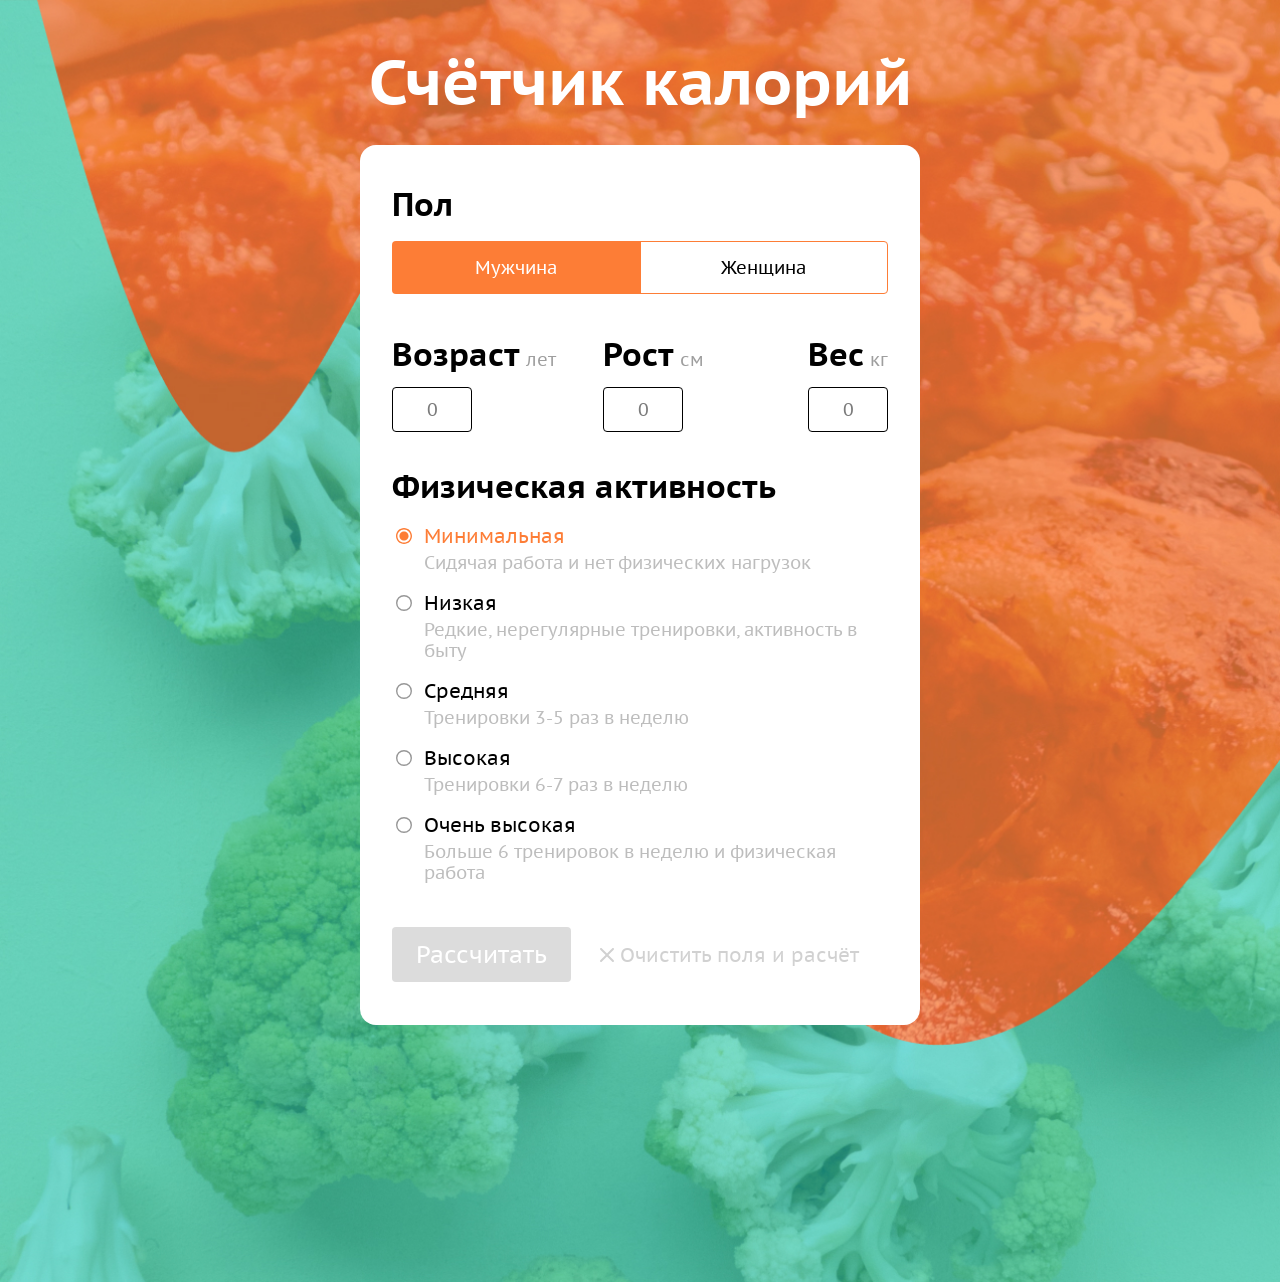
<file: lessonsJS/graduateJS/index.html>
<!DOCTYPE html>
<html lang="ru">
<head>
  <meta charset="UTF-8">
  <meta http-equiv="X-UA-Compatible" content="ie=edge">
  <meta name="viewport" content="width=device-width, initial-scale=1.0, viewport-fit=cover">
  <link rel="preload" href="fonts/pt-sans-caption-bold.woff2" as="font" type="font/woff2" crossorigin="anonymous">
  <link rel="preload" href="fonts/pt-sans-caption-regular.woff2" as="font" type="font/woff2" crossorigin="anonymous">
  <link rel="stylesheet" href="css/normalize.css">
  <link rel="stylesheet" href="css/style.css">
  <title>Счётчик калорий</title>
</head>
<body class="page">
  <main class="main">
    <div class="container">
      <article class="counter">
        <h1 class="counter__heading heading-main">
          Счётчик калорий
        </h1>
        <form class="counter__form form" name="counter" action="#" method="post">
          <div class="form__item">
            <h2 class="heading">
              Пол
            </h2>
            <ul class="switcher">
              <li class="switcher__item">
                <input id="gender-male" name="gender" value="male" type="radio" checked required>
                <label for="gender-male">
                  Мужчина
                </label>
              </li>
              <li class="switcher__item">
                <input id="gender-female" name="gender" value="female" type="radio" required>
                <label for="gender-female">
                  Женщина
                </label>
              </li>
            </ul>
          </div>
          <fieldset class="form__item form__parameters" name="parameters">
            <legend class="visually-hidden">
              Физические параметры
            </legend>
            <div class="inputs-group">
              <div class="input">
                <div class="input__heading">
                  <label class="heading" for="age">
                    Возраст
                  </label>
                  <span class="input__heading-unit">
                    лет
                  </span>
                </div>
                <div class="input__wrapper">
                  <input type="text" id="age" name="age" placeholder="0" inputmode="decimal" maxlength="3" required>
                </div>
              </div>
              <div class="input">
                <div class="input__heading">
                  <label class="heading" for="height">
                    Рост
                  </label>
                  <span class="input__heading-unit">
                    см
                  </span>
                </div>
                <div class="input__wrapper">
                  <input type="text" id="height" name="height" placeholder="0" inputmode="decimal" maxlength="3" required>
                </div>
              </div>
              <div class="input">
                <div class="input__heading">
                  <label class="heading" for="weight">
                    Вес
                  </label>
                  <span class="input__heading-unit">
                    кг
                  </span>
                </div>
                <div class="input__wrapper">
                  <input type="text" id="weight" name="weight" placeholder="0" inputmode="decimal" maxlength="3" required>
                </div>
              </div>
            </div>
          </fieldset>
          <fieldset class="form__item">
            <legend class="heading">
              Физическая активность
            </legend>
            <ul class="radios-group">
              <li class="radio">
                <div class="radio__wrapper">
                  <input id="activity-minimal" name="activity" value="min" type="radio" checked required>
                  <label for="activity-minimal">
                    Минимальная
                  </label>
                </div>
                <p class="radio__description">
                  Сидячая работа и нет физических нагрузок
                </p>
              </li>
              <li class="radio">
                <div class="radio__wrapper">
                  <input id="activity-low" name="activity" value="low" type="radio" required>
                  <label for="activity-low">
                    Низкая
                  </label>
                </div>
                <p class="radio__description">
                  Редкие, нерегулярные тренировки, активность в быту
                </p>
              </li>
              <li class="radio">
                <div class="radio__wrapper">
                  <input id="activity-medium" name="activity" value="medium" type="radio" required>
                  <label for="activity-medium">
                    Средняя
                  </label>
                </div>
                <p class="radio__description">
                  Тренировки 3-5 раз в неделю
                </p>
              </li>
              <li class="radio">
                <div class="radio__wrapper">
                  <input id="activity-high" name="activity" value="high" type="radio" required>
                  <label for="activity-high">
                    Высокая
                  </label>
                </div>
                <p class="radio__description">
                  Тренировки 6-7 раз в неделю
                </p>
              </li>
              <li class="radio">
                <div class="radio__wrapper">
                  <input id="activity-maximal" name="activity" value="max" type="radio" required>
                  <label for="activity-maximal">
                    Очень высокая
                  </label>
                </div>
                <p class="radio__description">
                  Больше 6 тренировок в неделю и физическая работа
                </p>
              </li>
            </ul>
          </fieldset>
          <div class="form__submit">
            <button class="form__submit-button button" name="submit" type="submit" disabled>
              Рассчитать
            </button>
            <button class="form__reset-button" name="reset" type="reset" disabled>
              <svg width="24" height="24" viewbox="0 0 24 24" fill="#FD3636" xmlns="http://www.w3.org/2000/svg">
                <path fill-rule="evenodd" clip-rule="evenodd" d="M13.4143 12.0002L18.7072 6.70725C19.0982 6.31625 19.0982 5.68425 18.7072 5.29325C18.3162 4.90225 17.6842 4.90225 17.2933 5.29325L12.0002 10.5862L6.70725 5.29325C6.31625 4.90225 5.68425 4.90225 5.29325 5.29325C4.90225 5.68425 4.90225 6.31625 5.29325 6.70725L10.5862 12.0002L5.29325 17.2933C4.90225 17.6842 4.90225 18.3162 5.29325 18.7072C5.48825 18.9022 5.74425 19.0002 6.00025 19.0002C6.25625 19.0002 6.51225 18.9022 6.70725 18.7072L12.0002 13.4143L17.2933 18.7072C17.4882 18.9022 17.7443 19.0002 18.0002 19.0002C18.2562 19.0002 18.5122 18.9022 18.7072 18.7072C19.0982 18.3162 19.0982 17.6842 18.7072 17.2933L13.4143 12.0002Z"/>
              </svg>
              <span>
                Очистить поля и расчёт
              </span>
            </button>
          </div>
        </form>
        <section class="counter__result counter__result--hidden">
          <h2 class="heading">
            Ваша норма калорий
          </h2>
          <ul class="counter__result-list">
            <li class="counter__result-item">
              <h3>
                <span id="calories-norm">3 800</span> ккал
              </h3>
              <p>
                поддержание веса
              </p>
            </li>
            <li class="counter__result-item">
              <h3>
                <span id="calories-minimal">3 300</span> ккал
              </h3>
              <p>
                снижение веса
              </p>
            </li>
            <li class="counter__result-item">
              <h3>
                <span id="calories-maximal">4 000</span> ккал
              </h3>
              <p>
                набор веса
              </p>
            </li>
          </ul>
        </section>
      </article>
    </div>
  </main>
  <script type="module" src="js/script.js"></script>
</body>
</html>
</file>
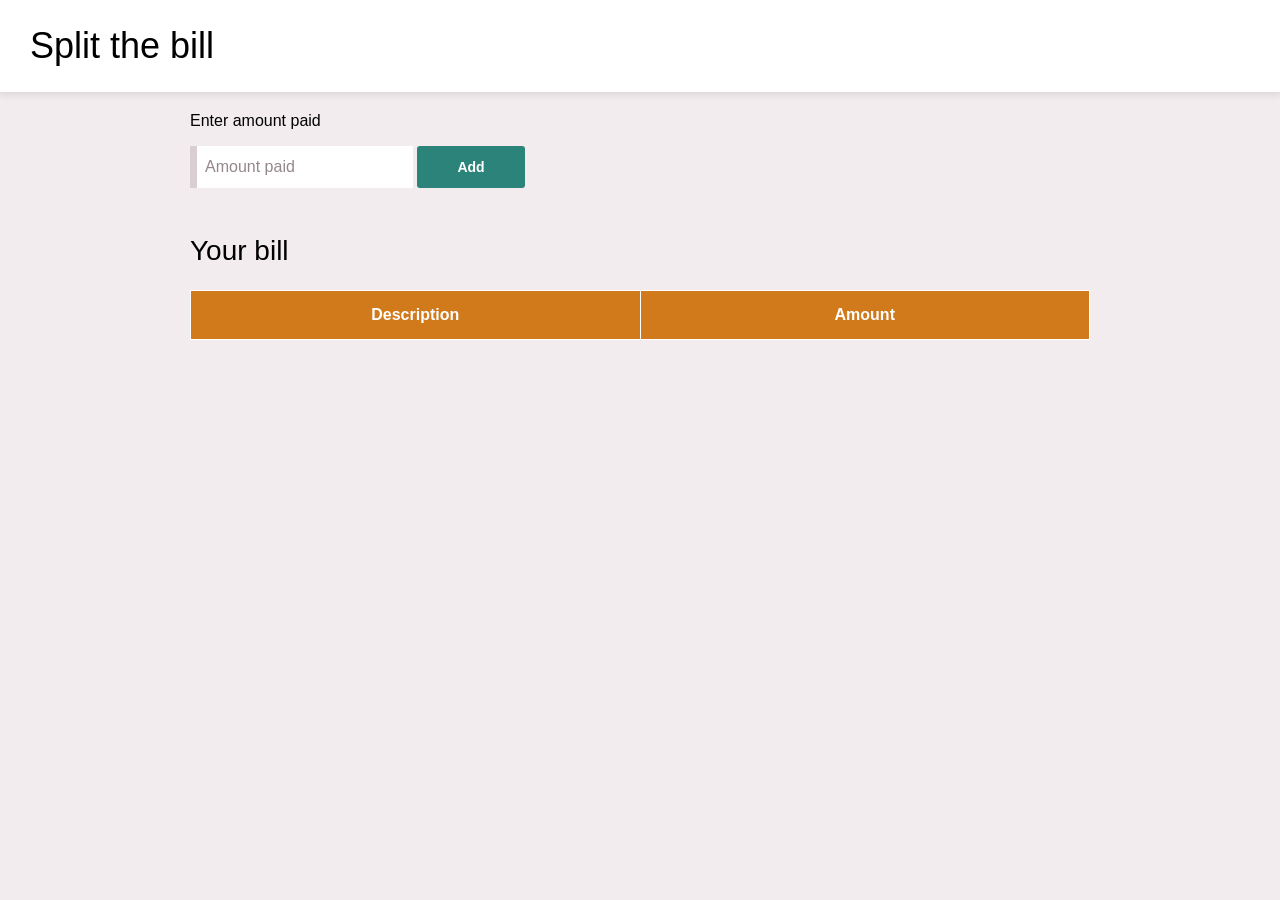
<file: lessonsJS/Homework/2023-01-18 - Lesson 11/Bill/index.html>
<!DOCTYPE html>
<html lang="en">
<head>
	<meta charset="UTF-8">
	<meta http-equiv="X-UA-Compatible" content="IE=edge">
	<meta name="viewport" content="width=device-width, initial-scale=1.0">
	<title>Bill</title>
	<link rel="stylesheet" href="css/style.css">
</head>
<body>
	<nav class="navbar">
    <h1 class="nav-brand">Split the bill</h1>
  </nav>
  
  <main class="container">
    <form id="amount-form">
      <label class="label" for="component-name">Enter amount paid</label>
      <input type="number" class="input" placeholder="Amount paid" id="amount" autocomplete="off">
      <input type="submit" class="btn btn-accent" value="Add" />
    </form>
  
    <div class="table-container">
      <h2>Your bill</h2>
      <table class="table" border="1">
        <thead>
          <tr>
            <th width="50%">Description</th>
            <th>Amount</th>
          </tr>
        </thead>
        <tbody id="tbody">
        </tbody>
      </table>
    </div>
  </main>
  <script type="module" src="js/index.js"></script>
</body>
</html>
</file>
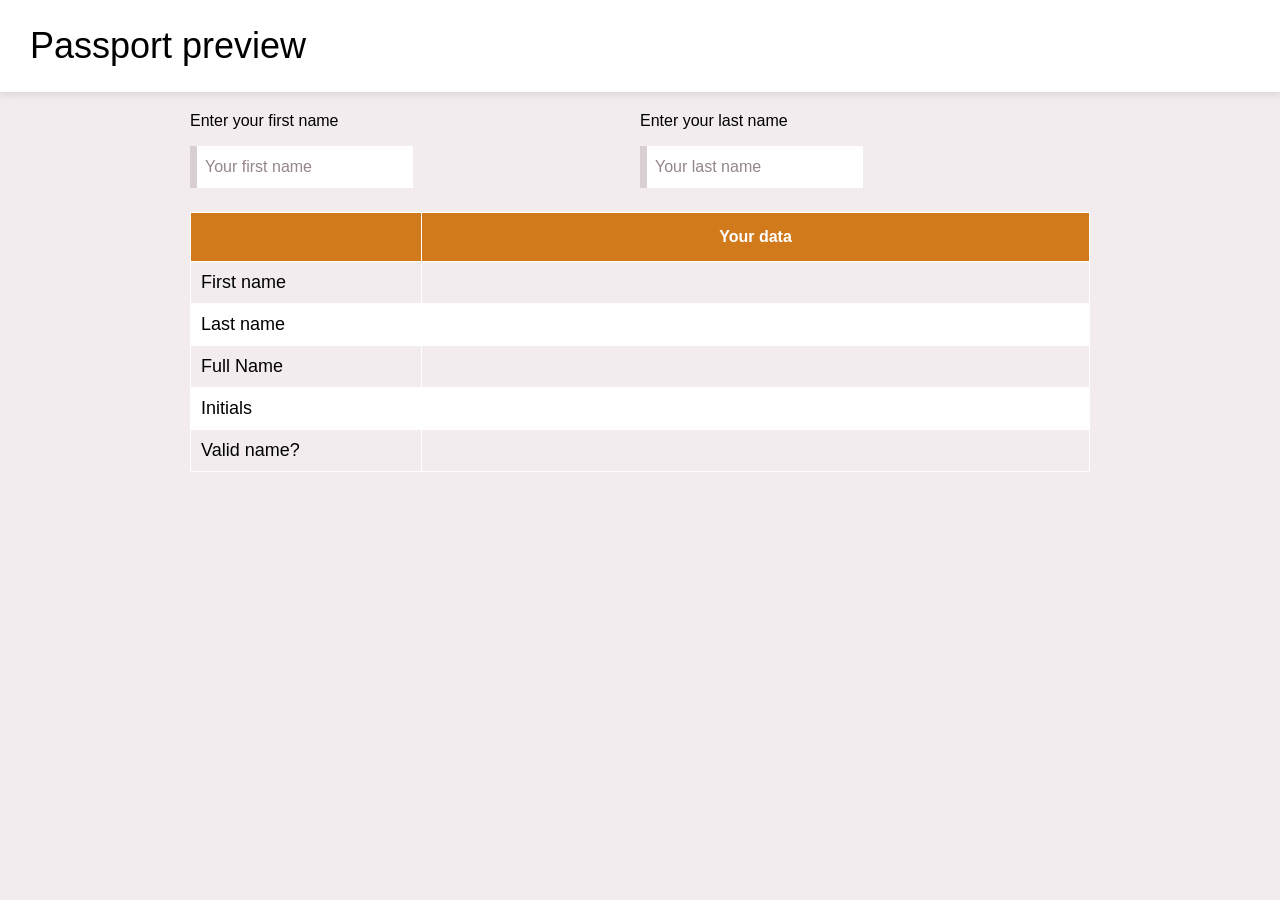
<file: lessonsJS/Homework/2023-01-18 - Lesson 11/Passport/index.html>
<!DOCTYPE html>
<html lang="en">
<head>
	<meta charset="UTF-8">
	<meta http-equiv="X-UA-Compatible" content="IE=edge">
	<meta name="viewport" content="width=device-width, initial-scale=1.0">
	<title>Passport preview</title>
	<link rel="stylesheet" href="css/style.css">
</head>
<body>
	<nav class="navbar">
  <h1 class="nav-brand">Passport preview</h1>
</nav>

<main class="container">
  <div class="names-input">
    <div>
      <label class="label" for="component-name">Enter your first name</label>
      <input type="text" class="input" placeholder="Your first name" id="first-name" autocomplete="off">
    </div>
    <div>
      <label class="label" for="component-name">Enter your last name</label>
      <input type="text" class="input" placeholder="Your last name" id="last-name" autocomplete="off">
    </div>
  </div>

  <div class="table-container">
    <table class="table" border="1">
      <thead>
        <tr>
          <th width="200px"></th>
          <th>Your data</th>
        </tr>
      </thead>
      <tbody>
        <tr>
          <td>First name</td>
          <td id="answer1"></td>
        </tr>
        <tr>
          <td>Last name</td>
          <td id="answer2"></td>
        </tr>
        <tr>
          <td>Full Name</td>
          <td id="answer3"></td>
        </tr>
        <tr>
          <td>Initials</td>
          <td id="answer4"></td>
        </tr>
        <tr>
          <td>Valid name?</td>
          <td id="answer5"></td>
        </tr>
      </tbody>
    </table>
  </div>
</main>
<script type="module" src="js/index.js"></script>
</body>
</html>
</file>
<file: lessonsJS/graduateJS/css/style.css>
/*
* Prefixed by https://autoprefixer.github.io
* PostCSS: v7.0.29,
* Autoprefixer: v9.7.6
* Browsers: last 2 version
*/

@font-face {
  font-style: normal;
  font-weight: 700;
  font-family: "PT Sans Caption";

  font-display: swap;
  src:
    url("../fonts/pt-sans-caption-bold.woff2") format("woff2"),
    url("../fonts/pt-sans-caption-bold.woff") format("woff");
}

@font-face {
  font-style: normal;
  font-weight: 400;
  font-family: "PT Sans Caption";

  font-display: swap;
  src:
    url("../fonts/pt-sans-caption-regular.woff2") format("woff2"),
    url("../fonts/pt-sans-caption-regular.woff") format("woff");
}

*,
*::before,
*::after {
  -webkit-box-sizing: border-box;
  box-sizing: border-box;
}

:root {
  --color-gray-darkest: #7b7b7b;
  --color-gray-dark: #7e7e7e;
  --color-gray: #9e9e9e;
  --color-gray-light: #bdbdbd;
  --color-gray-lighter: #d1d1d1;
  --color-gray-lightest: #dcdcdc;
  --color-text-black: #000000;
  --color-text-white: #ffffff;
  --color-background-main: #ffffff;
  --color-accent: #fd7d36;
  --color-accent-hover: #ff9e68;
  --color-accent-active: #ff7528;
  --color-warning: #fd3636;
  --color-warning-hover: #ff8484;
}

html,
body {
  height: 100%;
  margin: 0;
  padding: 0;
}

html {
  min-width: 1160px;
}

body {
  width: 100%;

  font-size: 18px;
  line-height: 21px;
  font-family: "PT Sans Caption", "Arial", sans-serif;
  color: var(--color-text-black);
}

.page {
  display: -webkit-box;
  display: -ms-flexbox;
  display: flex;
  -webkit-box-orient: vertical;
  -webkit-box-direction: normal;
  -ms-flex-direction: column;
  flex-direction: column;
}

.main {
  flex: 1 0 auto;
  -webkit-box-flex: 1;
  -ms-flex: 1 0 auto;

  background-image: url("../img/main-background.jpg");
  background-position: 0 0;
  background-repeat: no-repeat;
  background-size: cover;
  background-color: var(--color-accent);
}


.header,
.footer {
  -ms-flex-negative: 0;
  flex-shrink: 0;
}

img,
video {
  display: block;
  max-width: 100%;
  height: auto;
}

a {
  color: inherit;
  text-decoration: none;
}

/* firefox placeholder \ invalid fix + ios bdrs */
input,
textarea {
  border-radius: 0;
}

input::placeholder,
textarea::placeholder {
  opacity: 1;
}

input:invalid,
textarea:invalid {
  box-shadow: none;
}

/* input[number] arrows removal */
input::-webkit-outer-spin-button,
input::-webkit-inner-spin-button {
  margin: 0;

  appearance: none;
}

/* ios inputs reset */
select,
textarea,
input:matches([type="email"],
  [type="number"],
  [type="password"],
  [type="search"],
  [type="tel"],
  [type="text"],
  [type="url"]) {
  appearance: none;
}

input[type="number"] {
  appearance: textfield;
}

.visually-hidden {
  position: absolute;

  width: 1px;
  height: 1px;
  margin: -1px;
  padding: 0;
  overflow: hidden;

  white-space: nowrap;

  border: 0;

  clip: rect(0 0 0 0);
  -webkit-clip-path: inset(100%);
  clip-path: inset(100%);
}

.container {
  width: 100%;
  max-width: 1160px;
  margin: 0 auto;
  padding-right: 300px;
  padding-left: 300px;
}

.container--no-padding {
  padding-right: 0;
  padding-left: 0;
}

.heading-main,
.heading {
  margin: 0;

  font-family: "PT Sans Caption", "Arial", sans-serif;
  font-weight: 700;
  font-style: normal;
}

.heading-main {
  font-size: 64px;
  line-height: 83px;
}

.heading {
  font-size: 32px;
  line-height: 41px;
}

.counter {
  padding-top: 40px;
  padding-bottom: 50px;
}

.counter__heading {
  margin: 0;
  margin-bottom: 22px;

  color: var(--color-text-white);
  text-align: center;
}

.counter__form,
.counter__result {
  padding: 32px 32px;

  background-color: var(--color-background-main);
}

.counter__form {
  margin-bottom: 20px;
  padding-top: 39px;
  padding-bottom: 43px;

  border-radius: 16px;
}

.counter__result {
  opacity: 1;
  visibility: visible;
  border-radius: 12px;

  transition: 0.6s ease;
  transition-property: opacity, visibility;
}

.counter__result--hidden {
  opacity: 0;
  visibility: hidden;
}

.counter__result > .heading {
  margin-bottom: 12px;

  color: var(--color-accent);
}

.counter__result-list {
  display: flex;
  justify-content: space-between;
  margin: 0;
  padding: 0;

  list-style: none;
}

.counter__result-item {
  max-width: 124px;
}

.counter__result-item h3 {
  margin: 0;
  margin-bottom: 2px;

  font-weight: 700;
  font-size: 20px;
  line-height: 26px;
}

.counter__result-item p {
  margin: 0;

  color: var(--color-gray-dark);
}

.switcher {
  display: flex;
  align-items: stretch;
  margin: 0;
  padding: 0;

  font-family: "PT Sans Caption", "Arial", sans-serif;
  font-weight: 400;
  font-size: 18px;
  line-height: 23px;
  text-align: center;

  border-radius: 4px;
  list-style: none;
}

.switcher__item {
  flex: 1 1 0;
}

.switcher__item + .switcher__item {
  margin-left: -1px;
}

.switcher__item:first-of-type label {
  border-top-left-radius: 4px;
  border-bottom-left-radius: 4px;
}

.switcher__item:last-of-type label {
  border-top-right-radius: 4px;
  border-bottom-right-radius: 4px;
}

.switcher__item:only-child label {
  border-radius: 4px;
}

.switcher__item label {
  position: relative;
  z-index: 2;

  display: flex;
  justify-content: center;
  align-items: center;
  text-align: center;
  padding: 14px;

  color: var(--color-text-black);

  user-select: none;
  cursor: pointer;
  border: solid 0.5px var(--color-accent);
  background-color: transparent;
  transition: 0.3s ease;
  transition-property: color, border, background, z-index, margin;
}

.switcher__item input[type="radio"] {
  position: absolute;

  width: 1px;
  height: 1px;
  margin: -1px;
  padding: 0;
  overflow: hidden;

  white-space: nowrap;

  border: 0;

  clip: rect(0 0 0 0);
  -webkit-clip-path: inset(100%);
  clip-path: inset(100%);
}

.switcher__item label:hover {
  z-index: 3;

  color: var(--color-accent);
}

.switcher__item input[type="radio"]:checked + label {
  z-index: 0;

  color: var(--color-text-white);

  border-color: transparent;
  background-color: var(--color-accent);
}

.switcher__item input[type="radio"]:checked + label:hover {
  color: var(--color-text-white);
}

.input {
  width: fit-content;
}

.input__heading {
  display: flex;
  align-items: flex-end;
  margin: 0;
  margin-bottom: 12px;
}

.input__heading label {
  cursor: pointer;
}

.input__heading-unit {
  margin: 0;
  margin-left: 6px;

  font-weight: 400;
  font-size: 18px;
  line-height: 30px;
  color: var(--color-gray);
}

.input__wrapper {
  display: flex;
  width: 80px;
  margin: 0;
}

.input__wrapper input {
  width: 100%;
  margin: 0;
  padding: 10px 5px;

  font-weight: 400;
  font-size: 18px;
  line-height: 23px;
  text-align: center;
  color: var(--color-text-black);

  outline: none;
  border-radius: 4px;
  border: 0.5px solid currentColor;
  background: transparent;

  transition: 0.3s ease;
  transition-property: color, border;
}

.input__wrapper input::placeholder {
  color: var(--color-gray-darkest);

  transition: 0.3s ease;
  transition-property: color;
}

.input__wrapper input:hover,
.input__wrapper input:active,
.input__wrapper input:focus {
  border-color: var(--color-accent);
}

.input__wrapper input:hover::placeholder,
.input__wrapper input:active::placeholder {
  color: var(--color-text-black);
}

.input__wrapper input:focus::placeholder {
  color: transparent;
}

.inputs-group {
  display: flex;
  align-items: flex-start;
  margin: 0;
  padding: 0;

  list-style: none;
}

.inputs-group .input:nth-child(2) {
  margin-left: 47px;
  margin-right: auto;
}

.radio__wrapper {
  width: fit-content;
}

.radio__wrapper label {
  display: flex;
  align-items: flex-start;

  font-size: 20px;
  line-height: 26px;

  cursor: pointer;
  transition: 0.3s ease;
  transition-property: color, box-shadow;
}

.radio__wrapper input[type="radio"] {
  position: absolute;

  width: 1px;
  height: 1px;
  margin: -1px;
  padding: 0;
  overflow: hidden;

  white-space: nowrap;

  border: 0;

  clip: rect(0 0 0 0);
  -webkit-clip-path: inset(100%);
  clip-path: inset(100%);
}

.radio__wrapper label::before {
  content: "";

  flex-shrink: 0;
  display: block;
  width: 32px;
  height: 24px;
  margin-top: 1px;
  padding-right: 8px;

  background-image: url("../img/icon-radio-empty.svg");
  background-position: 0 0;
  background-repeat: no-repeat;
  background-size: 24px 24px;

  cursor: pointer;
  transition: 0.3s ease;
  transition-property: background;
}

.radio__wrapper input[type="radio"]:checked + label::before {
  background-image: url("../img/icon-radio-checked.svg");
}

.radio__wrapper label:hover,
.radio__wrapper input[type="radio"]:checked + label {
  color: var(--color-accent);
}

.radio__description {
  margin: 0;
  margin-left: 32px;
  margin-top: 3px;
  padding-bottom: 2px;

  color: var(--color-gray-light);
}

.radios-group {
  max-width: 94%;
  margin: 0;
  padding: 0;

  list-style: none;
}

.radios-group .radio {
  margin-bottom: 15px;
}

.radios-group .radio:last-child {
  margin-bottom: 0;
}

.button {
  padding: 20px 24px;

  font-family: "PT Sans Caption", "Arial", sans-serif;
  font-weight: 400;
  font-size: 24px;
  line-height: 15px;
  color: var(--color-text-white);

  cursor: pointer;
  outline: none;
  border: none;
  border-radius: 4px;
  background-color: var(--color-accent);
  transition: 0.3s ease;
  transition-property: background;
}

.button:hover,
.button:focus {
  background-color: var(--color-accent-hover);
}

.button:active {
  background-color: var(--color-accent-active);
}

.button:disabled {
  cursor: not-allowed;
  background-color: var(--color-gray-lightest);
}

.form__item {
  margin: 0;
  margin-bottom: 40px;
  padding: 0;

  border: none;
}

.form__item > .heading {
  margin-bottom: 16px;
}

.form__parameters {
  margin-bottom: 34px;
}

.form__submit {
  display: flex;
  align-items: center;
  margin-top: 42px;
}

.form__item:last-child {
  margin-bottom: 0;
}

.form__reset-button {
  display: inline-flex;
  align-items: center;
  margin: 0;
  margin-left: 24px;
  padding: 0;

  font-size: 20px;
  line-height: 16px;
  color: var(--color-warning);

  border: none;
  outline: none;
  cursor: pointer;
  background-color: transparent;
  transition: 0.3s ease;
  transition-property: color, box-shadow;
}

.form__reset-button svg {
  flex-shrink: 0;
  margin-right: 1px;

  fill: currentColor;
}

.form__reset-button:hover,
.form__reset-button:focus,
.form__reset-button:active {
  color: var(--color-warning-hover);

  outline: none;
}

.form__reset-button:disabled {
  color: var(--color-gray-lighter);

  cursor: not-allowed;
}
</file>
<file: lessonsJS/Homework/2023-01-18 - Lesson 11/Bill/css/style.css>
:root {
  --white: #fff;
  --black: #000;

  /* Primary colors*/
  --primary-1: #D07A1C;
  --primary-2: #E79E4F;
  --primary-3: #E1B98E;
  --primary-4: #F8D9B7;
  --primary-5: #FCF0E3;

  /* Neutral colors */
  --neutral-1: #2c2c2c;
  --neutral-2: #434343;
  --neutral-3: #94868b;
  --neutral-4: #d9cfd3;
  --neutral-5: #f2ecee;

  /* Accent-blue colors */
  --accent-1: #2b8379;
  --accent-2: #19a596;
  --accent-3: #7fd1c7;
  --accent-4: #7fd1c7;
  --accent-5: #d0f3ef;
}

body {
  background-color: var(--neutral-5);
  margin: 0;
	font-family: "Open-Sans", sans-serif;
}

h1 {
  font-size: 36px;
  font-weight: 600;
}

h2 {
  font-size: 28px;
  font-weight: 500;
}

h3 {
  font-size: 24px;
  font-weight: normal;
}

p {
  line-height: 30px;
  font-size: 18px;
}

a {
  color: var(--primary-2);
  font-weight: bold;
  text-decoration: none;
}

a:hover {
  text-decoration: underline;
}

.rounded {
  border-radius: 30px;
}

.container {
  max-width: 900px;
  margin: 0 auto;
  padding: 0 20px;
}

/* BUTTONS */
.btn {
  border-radius: 3px;
  display: inline-block;
  cursor: pointer;
  font-size: 14px;
  font-weight: 600;
  padding: 13px 40px;
  border: 0;
  transition: background-color 200ms, color 200ms;
}

.btn-default {
  color: var(--white);
  background-color: var(--primary-1);
}

.btn-default:hover,
.btn-outline:hover {
  color: var(--white);
  background-color: var(--primary-2);
  text-decoration: none;
}

.btn-default:active,
.btn-outline:active {
  color: var(--primary-1);
  background-color: var(--primary-4);
}

.btn-default[disabled],
.btn-outline[disabled] {
  color: var(--primary-4);
  background-color: var(--primary-5);
  cursor: default;
}

.btn-accent {
  color: var(--white);
  background-color: var(--accent-1);
}

.btn-accent:hover {
  color: var(--white);
  background-color: var(--accent-2);
  text-decoration: none;
}

.btn-accent:active {
  color: var(--accent-1);
  background-color: var(--accent-4);
}

.btn-accent[disabled] {
  color: var(--accent-4);
  background-color: var(--accent-5);
  cursor: default;
}

.btn-outline {
  color: var(--primary-1);
  background-color: var(--primary-4);
  border: var(--primary-1) 2px solid;
  box-shadow: 1px 1px 7px #c4c4c4;
  padding: 8px 25px;
  border-radius: 10px;
}

/* FORMS */
.form h2 {
  font-size: 24px;
  font-weight: 400;
}

.form h3 {
  font-size: 20px;
  font-weight: 300;
  margin-bottom: 15px;
}

.form-section {
  border-bottom: var(--neutral-4) solid 1px;
  margin-bottom: 20px;
}

.input-required {
  color: var(--primary-2);
  text-decoration: none;
  font-weight: bold;
  padding: 0 1px;
}

.label {
  display: block;
  font-weight: 500;
}

.input {
  font-size: 16px;
  margin-top: 1em;
  margin-bottom: 1.5em;
  padding: 0.75em 0.5em;
  min-width: 200px;
  border: none;
  border-left: 7px solid var(--neutral-4);
  transition: border-left-color 160ms;
  background-color: white;
}

::placeholder {
  color: var(--neutral-3);
}

input:focus {
  outline: none;
  border-left: 7px solid var(--accent-1);
}

/* NAVBAR */
.navbar {
  background-color: white;
  padding: 10px;
  box-shadow: 0px 3px 7px 1px rgba(0, 0, 0, 0.07),
      0px -3px 7px 1px rgba(0, 0, 0, 0.07);
  display: flex;
  align-items: center;
  justify-content: space-between;
  margin-bottom: 20px;
}

.nav-brand {
  font-weight: 450;
  text-decoration: none;
  padding-left: 20px;
  margin-top: 15px;
  margin-bottom: 15px;
  color: initial;
}

.table {
  width: 100%;
  border-collapse: collapse;
}

.table thead {
  background-color: var(--primary-1);
  color: white;
  border: 1px solid white;
}

.table th {
  padding: 15px;
}

.table td {
  padding: 10px;
}

.table tbody {
  font-size: 18px;
  border: 1px solid white;
}

.table tbody tr:nth-child(2n) {
  background-color: white;
}

.table tbody tr:nth-child(2n + 1) {
  background-color: var(--neutral-5);
}
</file>
<file: lessonsJS/Homework/2023-01-18 - Lesson 11/Passport/css/style.css>
:root {
    --white: #fff;
    --black: #000;
  
    /* Primary colors*/
    --primary-1: #D07A1C;
    --primary-2: #E79E4F;
    --primary-3: #E1B98E;
    --primary-4: #F8D9B7;
    --primary-5: #FCF0E3;
  
    /* Neutral colors */
    --neutral-1: #2c2c2c;
    --neutral-2: #434343;
    --neutral-3: #94868b;
    --neutral-4: #d9cfd3;
    --neutral-5: #f2ecee;
  
    /* Accent-blue colors */
    --accent-1: #970e3d;
    --accent-2: #c43464;
    --accent-3: #de7699;
    --accent-4: #e6c3ce;
    --accent-5: #fff2f7;
  }
  
  body {
    background-color: var(--neutral-5);
    margin: 0;
      font-family: "Open-Sans", sans-serif;
  }
  
  h1 {
    font-size: 36px;
    font-weight: 600;
  }
  
  h2 {
    font-size: 28px;
    font-weight: 500;
  }
  
  h3 {
    font-size: 24px;
    font-weight: normal;
  }
  
  p {
    line-height: 30px;
    font-size: 18px;
  }
  
  a {
    color: var(--primary-2);
    font-weight: bold;
    text-decoration: none;
  }
  a:hover {
    text-decoration: underline;
  }
  
  .rounded {
    border-radius: 30px;
  }
  
  .container {
    max-width: 900px;
    margin: 0 auto;
    padding: 0 20px;
  }
  
  /* BUTTONS */
  .btn {
    border-radius: 3px;
    display: inline-block;
    cursor: pointer;
    font-size: 14px;
    font-weight: 600;
    padding: 13px 40px;
    border: 0;
    transition: background-color 200ms, color 200ms;
  }
  
  .btn-default {
    color: var(--white);
    background-color: var(--primary-1);
  }
  
  .btn-default:hover,
  .btn-outline:hover {
    color: var(--white);
    background-color: var(--primary-2);
    text-decoration: none;
  }
  
  .btn-default:active,
  .btn-outline:active {
    color: var(--primary-1);
    background-color: var(--primary-4);
  }
  
  .btn-default[disabled],
  .btn-outline[disabled] {
    color: var(--primary-4);
    background-color: var(--primary-5);
    cursor: default;
  }
  
  .btn-accent {
    color: var(--white);
    background-color: var(--accent-1);
  }
  
  .btn-accent:hover {
    color: var(--white);
    background-color: var(--accent-2);
    text-decoration: none;
  }
  
  .btn-accent:active {
    color: var(--accent-1);
    background-color: var(--accent-4);
  }
  
  .btn-accent[disabled] {
    color: var(--accent-4);
    background-color: var(--accent-5);
    cursor: default;
  }
  
  .btn-outline {
    color: var(--primary-1);
    background-color: var(--primary-4);
    border: var(--primary-1) 2px solid;
    box-shadow: 1px 1px 7px #c4c4c4;
    padding: 8px 25px;
    border-radius: 10px;
  }
  
  /* FORMS */
  .form h2 {
    font-size: 24px;
    font-weight: 400;
  }
  
  .form h3 {
    font-size: 20px;
    font-weight: 300;
    margin-bottom: 15px;
  }
  
  .form-section {
    border-bottom: var(--neutral-4) solid 1px;
    margin-bottom: 20px;
  }
  
  .input-required {
    color: var(--primary-2);
    text-decoration: none;
    font-weight: bold;
    padding: 0 1px;
  }
  
  .label {
    display: block;
    font-weight: 500;
  }
  
  .input {
    font-size: 16px;
    margin-top: 1em;
    margin-bottom: 1.5em;
    padding: 0.75em 0.5em;
    min-width: 200px;
    border: none;
    border-left: 7px solid var(--neutral-4);
    transition: border-left-color 160ms;
    background-color: white;
  }
  
  ::placeholder {
    color: var(--neutral-3);
  }
  
  input:focus {
    outline: none;
    border-left: 7px solid var(--primary-1);
  }
  
  /* NAVBAR */
  .navbar {
    background-color: white;
    padding: 10px;
    box-shadow: 0px 3px 7px 1px rgba(0, 0, 0, 0.07),
      0px -3px 7px 1px rgba(0, 0, 0, 0.07);
    display: flex;
    align-items: center;
    justify-content: space-between;
    margin-bottom: 20px;
  }
  
  .nav-brand {
    font-weight: 450;
    text-decoration: none;
    padding-left: 20px;
    margin-top: 15px;
    margin-bottom: 15px;
    color: initial;
  }
  
  .table {
    width: 100%;
    border-collapse: collapse;
  }
  
  .table thead {
    background-color: var(--primary-1);
    color: white;
    border: 1px solid white;
  }
  
  .table th {
    padding: 15px;
  }
  .table td {
    padding: 10px;
  }
  
  .table tbody {
    font-size: 18px;
    border: 1px solid white;
  }
  .table tbody tr:nth-child(2n) {
    background-color: white;
  }
  
  .table tbody tr:nth-child(2n + 1) {
    background-color: var(--neutral-5);
  }
  
  /*********/
  
  .names-input {
    display: grid;
    grid-template-columns: 1fr 1fr;
  }
</file>
